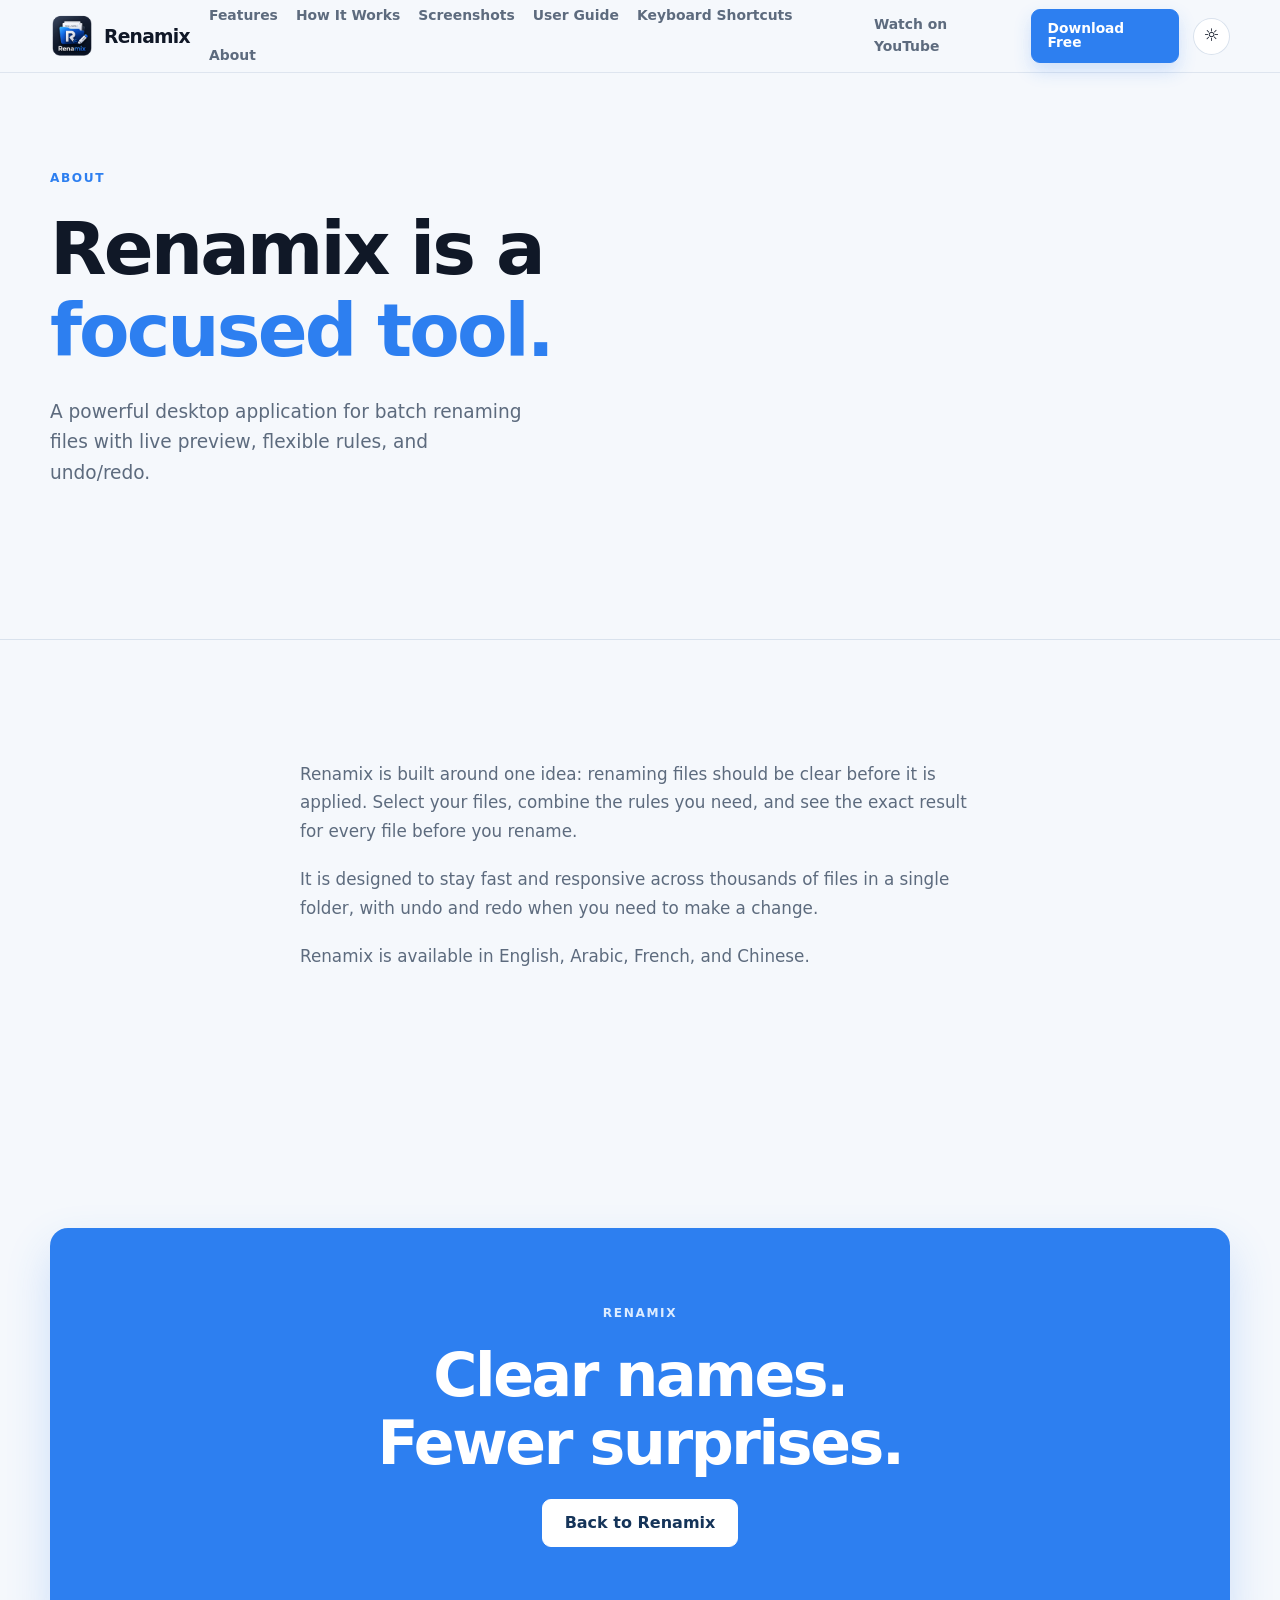
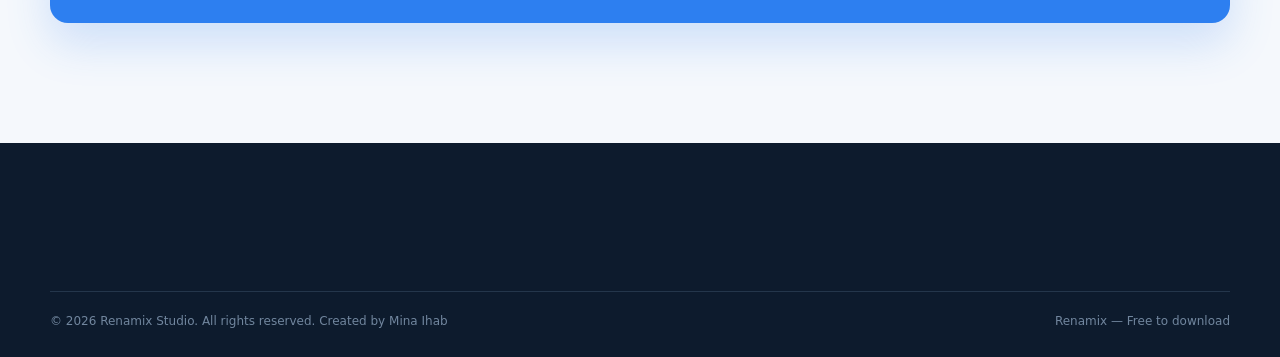
<file: pages/about.html>
<!doctype html>
<html lang="en"><head><meta charset="utf-8"><meta name="viewport" content="width=device-width, initial-scale=1"><meta name="description" content="About Renamix, a powerful desktop application for batch renaming files."><title>About — Renamix</title><link rel="icon" type="image/png" href="../assets/icons/icon-256.png"><link rel="stylesheet" href="../style/style.css"><script>document.documentElement.dataset.theme=localStorage.getItem('renamix-theme')||(matchMedia('(prefers-color-scheme: dark)').matches?'dark':'light');</script></head><body data-page="about"><a class="skip-link" href="#content">Skip to content</a><header class="site-header"><div class="container nav-wrap"><a class="brand" href="../index.html"><img src="../assets/icons/icon-256.png" alt="Renamix" width="44" height="44"><span>Renamix</span></a><button class="menu-toggle" type="button" aria-expanded="false" aria-controls="site-nav"><span></span><span></span><span></span><span class="sr-only">Open navigation</span></button><nav id="site-nav" class="site-nav" aria-label="Primary navigation"><a href="../index.html#features">Features</a><a href="../index.html#how-it-works">How It Works</a><a href="../index.html#screenshots">Screenshots</a><a href="guide.html">User Guide</a><a href="shortcuts.html">Keyboard Shortcuts</a><a href="about.html">About</a></nav><div class="nav-actions"><a class="text-link" href="../index.html#youtube">Watch on YouTube</a><a class="button button-small" data-download href="">Download Free</a><button class="theme-toggle" type="button" aria-label="Switch to dark mode" aria-pressed="false"><span class="theme-icon">☼</span></button></div></div></header><main id="content"><section class="page-hero section-pad"><div class="container"><p class="section-kicker">About</p><h1>Renamix is a<br><em>focused tool.</em></h1><p class="hero-lede">A powerful desktop application for batch renaming files with live preview, flexible rules, and undo/redo.</p></div></section><section class="section-pad section-border"><div class="container content-narrow"><p>Renamix is built around one idea: renaming files should be clear before it is applied. Select your files, combine the rules you need, and see the exact result for every file before you rename.</p><p>It is designed to stay fast and responsive across thousands of files in a single folder, with undo and redo when you need to make a change.</p><p>Renamix is available in English, Arabic, French, and Chinese.</p></div></section><section class="final-cta section-pad"><div class="container cta-panel"><p class="section-kicker">Renamix</p><h2>Clear names.<br><em>Fewer surprises.</em></h2><a class="button button-light" href="../index.html">Back to Renamix</a></div></section></main><footer class="site-footer"><div class="container footer-bottom"><span>© 2026 Renamix Studio. All rights reserved. Created by Mina Ihab</span><span>Renamix — Free to download</span></div></footer><script src="../script/script.js"></script></body></html>
</file>
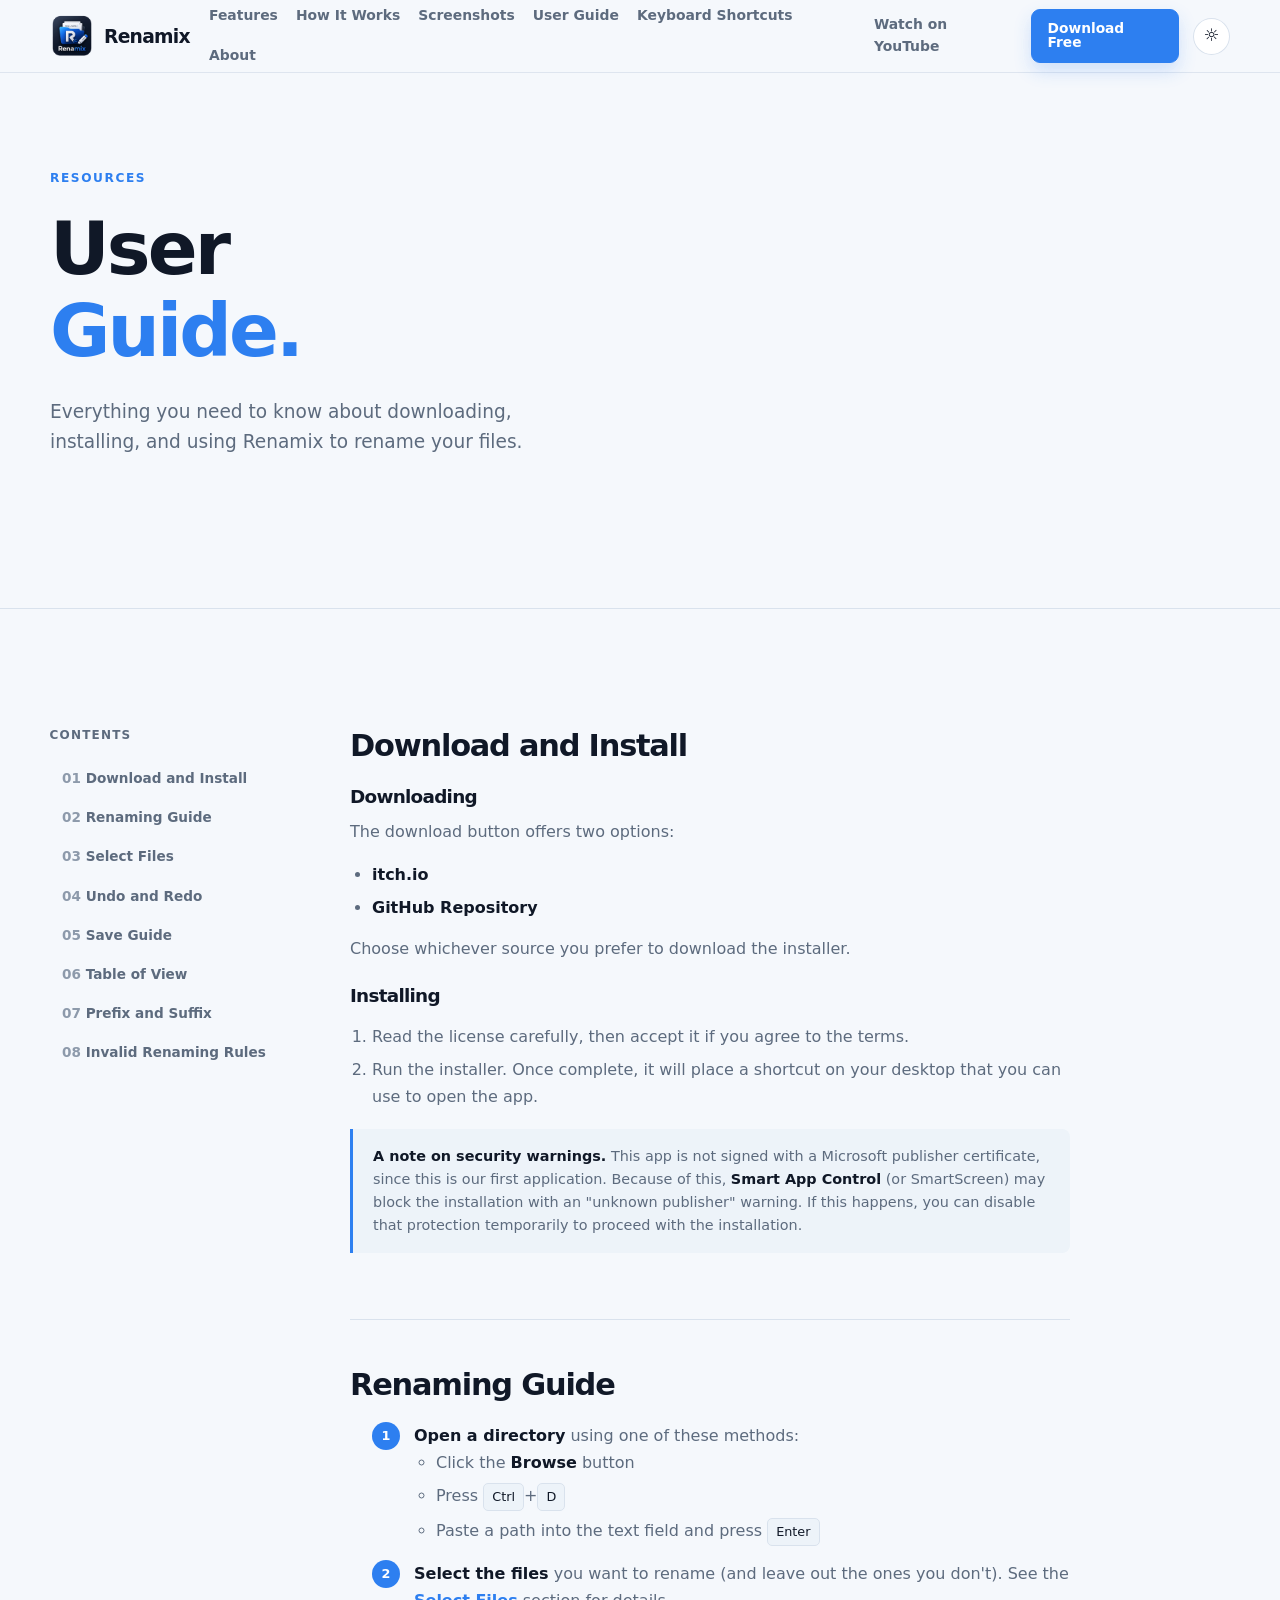
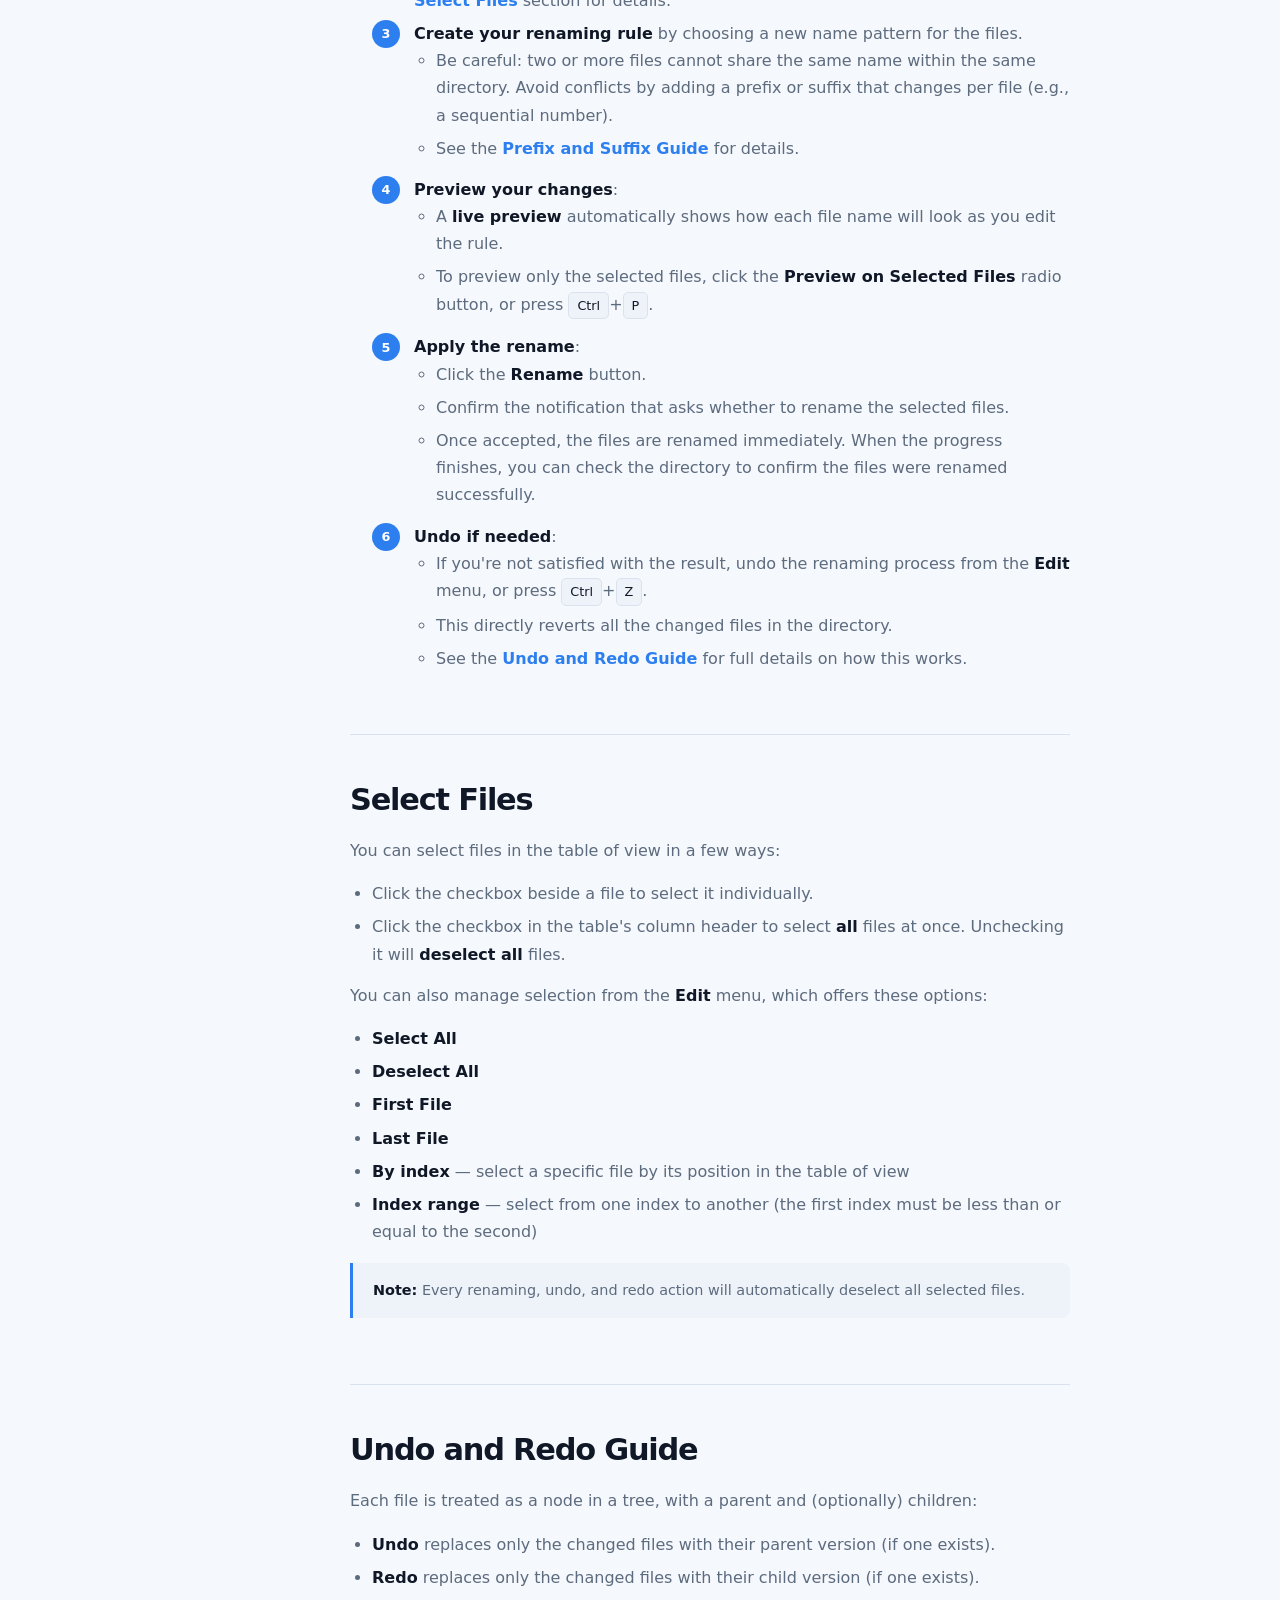
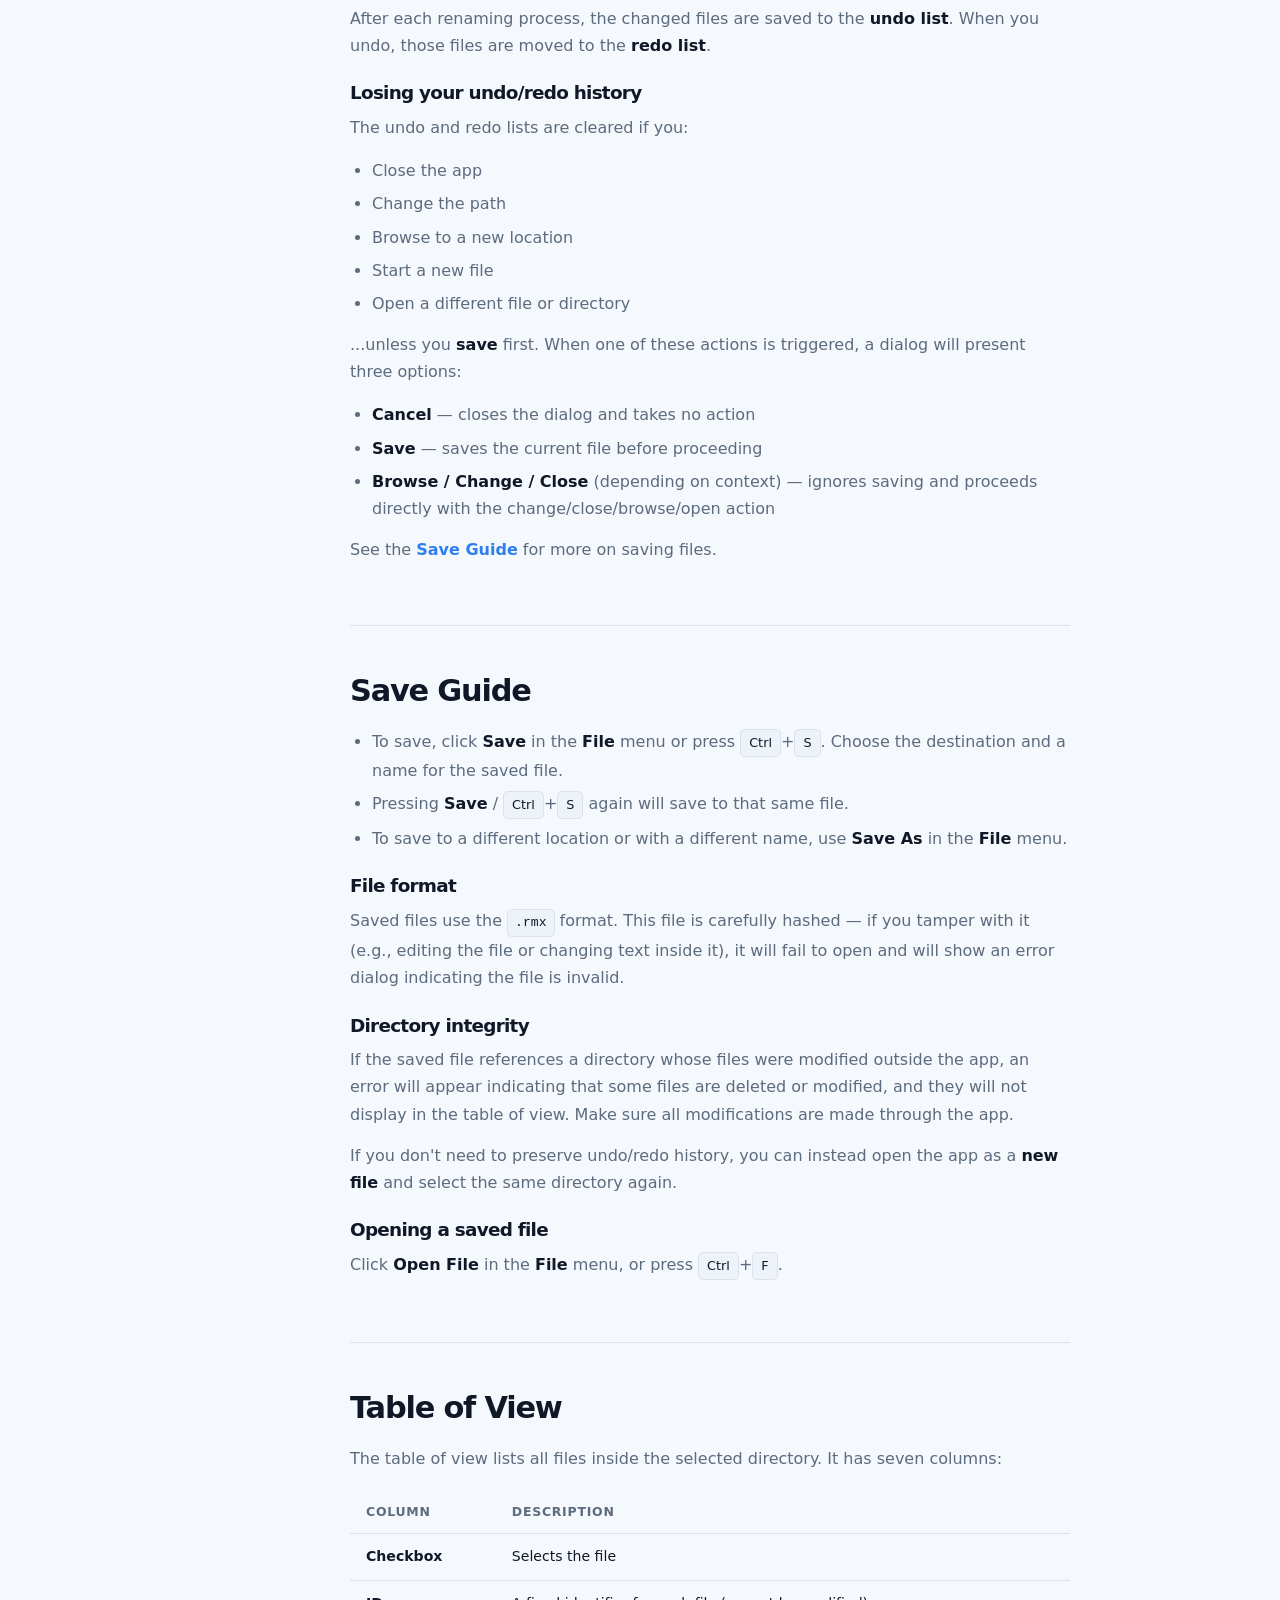
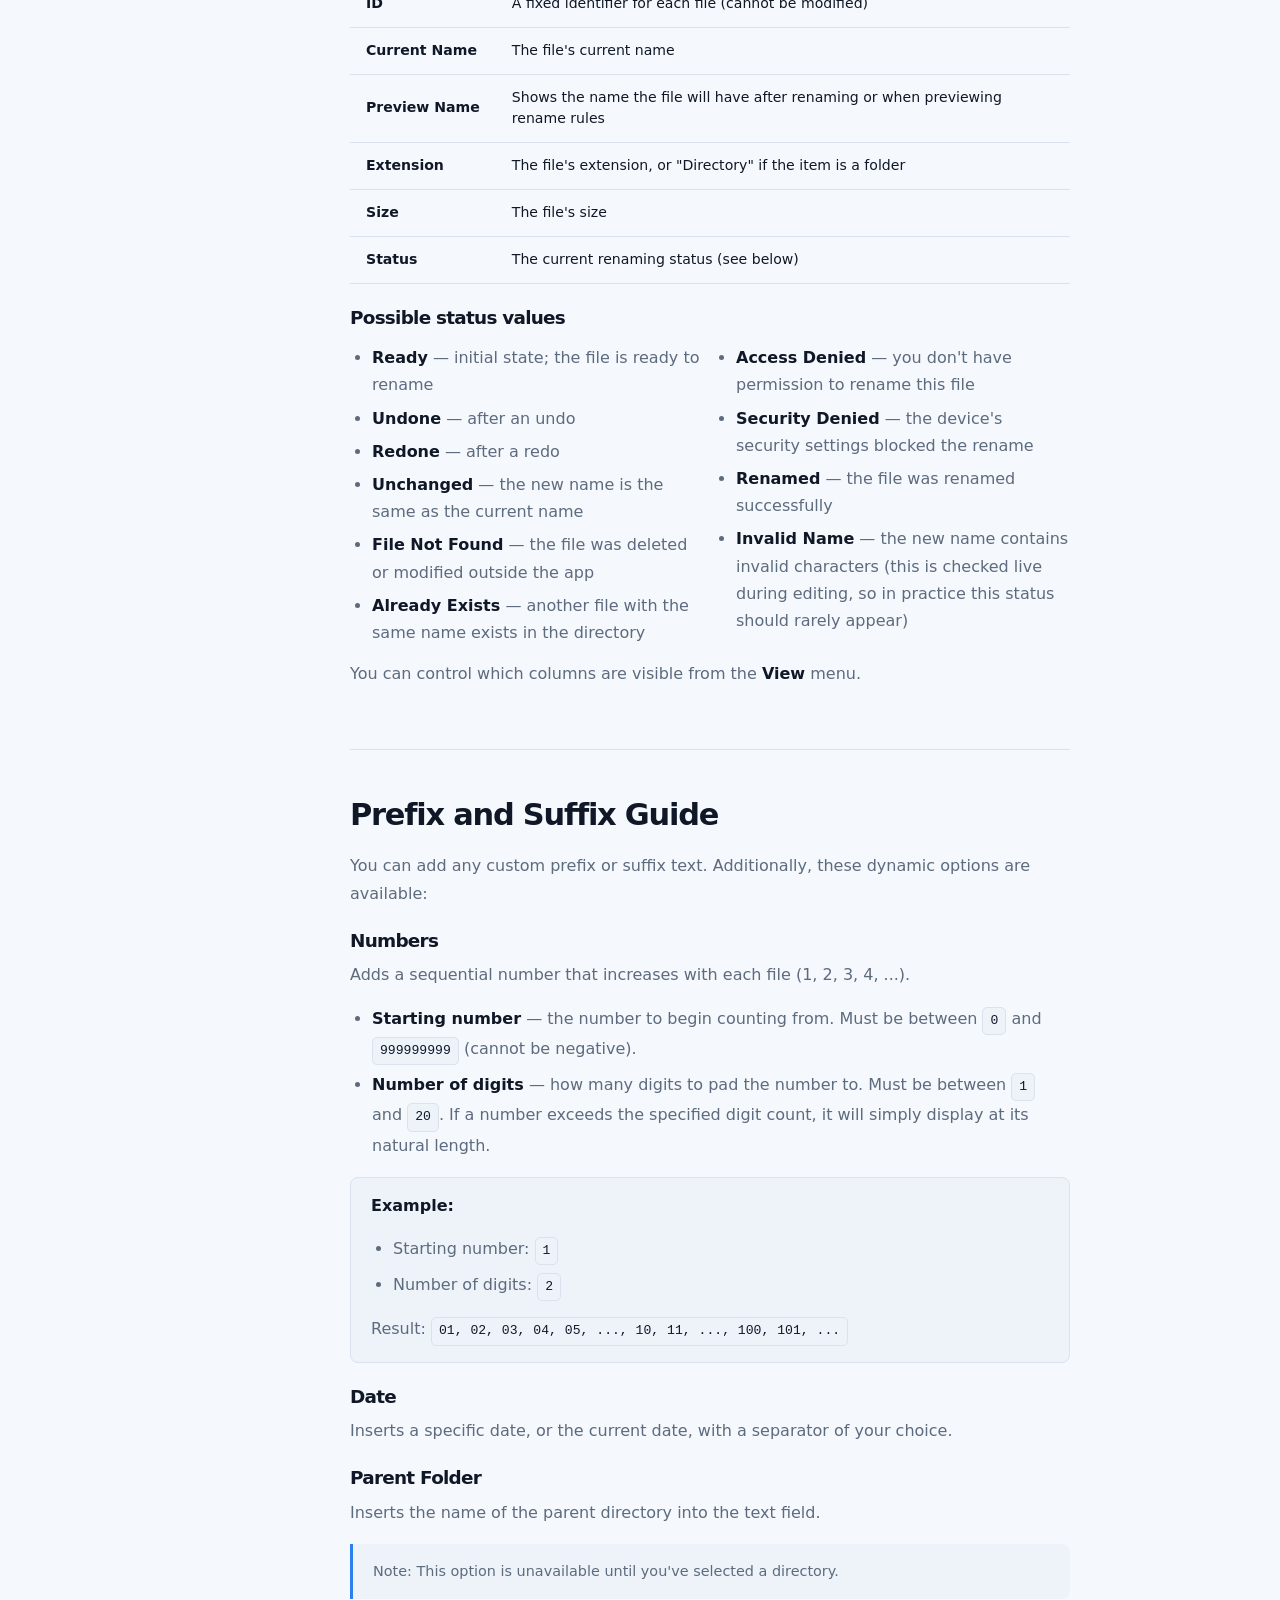
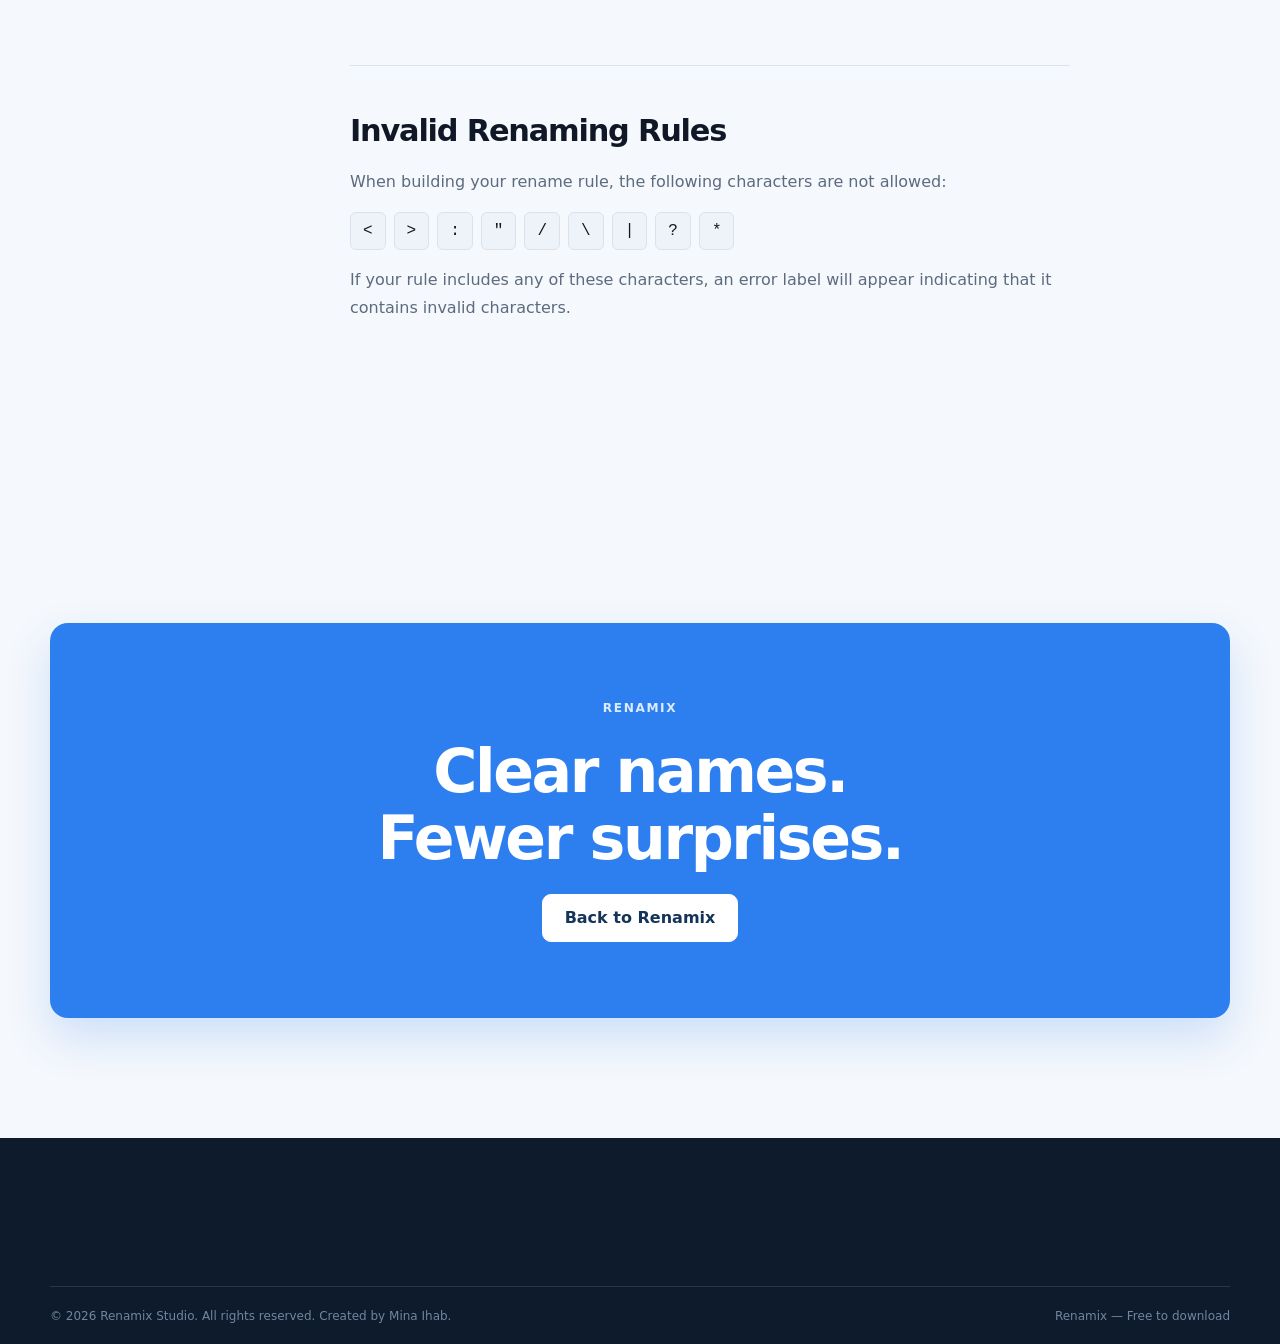
<file: pages/guide.html>
<!doctype html>
<html lang="en"><head><meta charset="utf-8"><meta name="viewport" content="width=device-width, initial-scale=1"><meta name="description" content="Learn how to use Renamix — download and install, renaming, selecting files, undo and redo, saving, table of view, prefix and suffix, and invalid renaming rules."><title>User Guide — Renamix</title><link rel="icon" type="image/png" href="../assets/icons/icon-256.png"><link rel="stylesheet" href="../style/style.css"><script>document.documentElement.dataset.theme=localStorage.getItem('renamix-theme')||(matchMedia('(prefers-color-scheme: dark)').matches?'dark':'light');</script></head><body data-page="guide"><a class="skip-link" href="#content">Skip to content</a><header class="site-header"><div class="container nav-wrap"><a class="brand" href="../index.html"><img src="../assets/icons/icon-256.png" alt="Renamix" width="44" height="44"><span>Renamix</span></a><button class="menu-toggle" type="button" aria-expanded="false" aria-controls="site-nav"><span></span><span></span><span></span><span class="sr-only">Open navigation</span></button><nav id="site-nav" class="site-nav" aria-label="Primary navigation"><a href="../index.html#features">Features</a><a href="../index.html#how-it-works">How It Works</a><a href="../index.html#screenshots">Screenshots</a><a href="guide.html">User Guide</a><a href="shortcuts.html">Keyboard Shortcuts</a><a href="about.html">About</a></nav><div class="nav-actions"><a class="text-link" href="../index.html#youtube">Watch on YouTube</a><a class="button button-small" data-download href="">Download Free</a><button class="theme-toggle" type="button" aria-label="Switch to dark mode" aria-pressed="false"><span class="theme-icon">☼</span></button></div></div></header><main id="content"><section class="page-hero section-pad"><div class="container"><p class="section-kicker">Resources</p><h1>User<br><em>Guide.</em></h1><p class="hero-lede">Everything you need to know about downloading, installing, and using Renamix to rename your files.</p></div></section><section class="guide-layout section-pad section-border"><div class="container"><nav class="guide-toc" aria-label="Guide sections"><h2>Contents</h2><ol><li><a href="#download-install">Download and Install</a></li><li><a href="#renaming">Renaming Guide</a></li><li><a href="#select-files">Select Files</a></li><li><a href="#undo-redo">Undo and Redo</a></li><li><a href="#save">Save Guide</a></li><li><a href="#table-view">Table of View</a></li><li><a href="#prefix-suffix">Prefix and Suffix</a></li><li><a href="#invalid-rules">Invalid Renaming Rules</a></li></ol></nav><div class="guide-content">

<article id="download-install" class="guide-section"><h2>Download and Install</h2><h3>Downloading</h3><p>The download button offers two options:</p><ul><li><strong>itch.io</strong></li><li><strong>GitHub Repository</strong></li></ul><p>Choose whichever source you prefer to download the installer.</p><h3>Installing</h3><ol><li>Read the license carefully, then accept it if you agree to the terms.</li><li>Run the installer. Once complete, it will place a shortcut on your desktop that you can use to open the app.</li></ol><div class="guide-note"><strong>A note on security warnings.</strong> This app is not signed with a Microsoft publisher certificate, since this is our first application. Because of this, <strong>Smart App Control</strong> (or SmartScreen) may block the installation with an "unknown publisher" warning. If this happens, you can disable that protection temporarily to proceed with the installation.</div></article>

<article id="renaming" class="guide-section"><h2>Renaming Guide</h2><ol class="guide-steps"><li><strong>Open a directory</strong> using one of these methods:<ul><li>Click the <strong>Browse</strong> button</li><li>Press <kbd>Ctrl</kbd>+<kbd>D</kbd></li><li>Paste a path into the text field and press <kbd>Enter</kbd></li></ul></li><li><strong>Select the files</strong> you want to rename (and leave out the ones you don't). See the <a href="#select-files">Select Files</a> section for details.</li><li><strong>Create your renaming rule</strong> by choosing a new name pattern for the files.<ul><li>Be careful: two or more files cannot share the same name within the same directory. Avoid conflicts by adding a prefix or suffix that changes per file (e.g., a sequential number).</li><li>See the <a href="#prefix-suffix">Prefix and Suffix Guide</a> for details.</li></ul></li><li><strong>Preview your changes</strong>:<ul><li>A <strong>live preview</strong> automatically shows how each file name will look as you edit the rule.</li><li>To preview only the selected files, click the <strong>Preview on Selected Files</strong> radio button, or press <kbd>Ctrl</kbd>+<kbd>P</kbd>.</li></ul></li><li><strong>Apply the rename</strong>:<ul><li>Click the <strong>Rename</strong> button.</li><li>Confirm the notification that asks whether to rename the selected files.</li><li>Once accepted, the files are renamed immediately. When the progress finishes, you can check the directory to confirm the files were renamed successfully.</li></ul></li><li><strong>Undo if needed</strong>:<ul><li>If you're not satisfied with the result, undo the renaming process from the <strong>Edit</strong> menu, or press <kbd>Ctrl</kbd>+<kbd>Z</kbd>.</li><li>This directly reverts all the changed files in the directory.</li><li>See the <a href="#undo-redo">Undo and Redo Guide</a> for full details on how this works.</li></ul></li></ol></article>

<article id="select-files" class="guide-section"><h2>Select Files</h2><p>You can select files in the table of view in a few ways:</p><ul><li>Click the checkbox beside a file to select it individually.</li><li>Click the checkbox in the table's column header to select <strong>all</strong> files at once. Unchecking it will <strong>deselect all</strong> files.</li></ul><p>You can also manage selection from the <strong>Edit</strong> menu, which offers these options:</p><ul><li><strong>Select All</strong></li><li><strong>Deselect All</strong></li><li><strong>First File</strong></li><li><strong>Last File</strong></li><li><strong>By index</strong> — select a specific file by its position in the table of view</li><li><strong>Index range</strong> — select from one index to another (the first index must be less than or equal to the second)</li></ul><div class="guide-note"><strong>Note:</strong> Every renaming, undo, and redo action will automatically deselect all selected files.</div></article>

<article id="undo-redo" class="guide-section"><h2>Undo and Redo Guide</h2><p>Each file is treated as a node in a tree, with a parent and (optionally) children:</p><ul><li><strong>Undo</strong> replaces only the changed files with their parent version (if one exists).</li><li><strong>Redo</strong> replaces only the changed files with their child version (if one exists).</li></ul><p>After each renaming process, the changed files are saved to the <strong>undo list</strong>. When you undo, those files are moved to the <strong>redo list</strong>.</p><h3>Losing your undo/redo history</h3><p>The undo and redo lists are cleared if you:</p><ul><li>Close the app</li><li>Change the path</li><li>Browse to a new location</li><li>Start a new file</li><li>Open a different file or directory</li></ul><p>...unless you <strong>save</strong> first. When one of these actions is triggered, a dialog will present three options:</p><ul><li><strong>Cancel</strong> — closes the dialog and takes no action</li><li><strong>Save</strong> — saves the current file before proceeding</li><li><strong>Browse / Change / Close</strong> (depending on context) — ignores saving and proceeds directly with the change/close/browse/open action</li></ul><p>See the <a href="#save">Save Guide</a> for more on saving files.</p></article>

<article id="save" class="guide-section"><h2>Save Guide</h2><ul><li>To save, click <strong>Save</strong> in the <strong>File</strong> menu or press <kbd>Ctrl</kbd>+<kbd>S</kbd>. Choose the destination and a name for the saved file.</li><li>Pressing <strong>Save</strong> / <kbd>Ctrl</kbd>+<kbd>S</kbd> again will save to that same file.</li><li>To save to a different location or with a different name, use <strong>Save As</strong> in the <strong>File</strong> menu.</li></ul><h3>File format</h3><p>Saved files use the <code>.rmx</code> format. This file is carefully hashed — if you tamper with it (e.g., editing the file or changing text inside it), it will fail to open and will show an error dialog indicating the file is invalid.</p><h3>Directory integrity</h3><p>If the saved file references a directory whose files were modified outside the app, an error will appear indicating that some files are deleted or modified, and they will not display in the table of view. Make sure all modifications are made through the app.</p><p>If you don't need to preserve undo/redo history, you can instead open the app as a <strong>new file</strong> and select the same directory again.</p><h3>Opening a saved file</h3><p>Click <strong>Open File</strong> in the <strong>File</strong> menu, or press <kbd>Ctrl</kbd>+<kbd>F</kbd>.</p></article>

<article id="table-view" class="guide-section"><h2>Table of View</h2><p>The table of view lists all files inside the selected directory. It has seven columns:</p><table class="guide-table"><thead><tr><th>Column</th><th>Description</th></tr></thead><tbody><tr><td><strong>Checkbox</strong></td><td>Selects the file</td></tr><tr><td><strong>ID</strong></td><td>A fixed identifier for each file (cannot be modified)</td></tr><tr><td><strong>Current Name</strong></td><td>The file's current name</td></tr><tr><td><strong>Preview Name</strong></td><td>Shows the name the file will have after renaming or when previewing rename rules</td></tr><tr><td><strong>Extension</strong></td><td>The file's extension, or "Directory" if the item is a folder</td></tr><tr><td><strong>Size</strong></td><td>The file's size</td></tr><tr><td><strong>Status</strong></td><td>The current renaming status (see below)</td></tr></tbody></table><h3>Possible status values</h3><ul class="guide-status-list"><li><strong>Ready</strong> — initial state; the file is ready to rename</li><li><strong>Undone</strong> — after an undo</li><li><strong>Redone</strong> — after a redo</li><li><strong>Unchanged</strong> — the new name is the same as the current name</li><li><strong>File Not Found</strong> — the file was deleted or modified outside the app</li><li><strong>Already Exists</strong> — another file with the same name exists in the directory</li><li><strong>Access Denied</strong> — you don't have permission to rename this file</li><li><strong>Security Denied</strong> — the device's security settings blocked the rename</li><li><strong>Renamed</strong> — the file was renamed successfully</li><li><strong>Invalid Name</strong> — the new name contains invalid characters (this is checked live during editing, so in practice this status should rarely appear)</li></ul><p>You can control which columns are visible from the <strong>View</strong> menu.</p></article>

<article id="prefix-suffix" class="guide-section"><h2>Prefix and Suffix Guide</h2><p>You can add any custom prefix or suffix text. Additionally, these dynamic options are available:</p><h3>Numbers</h3><p>Adds a sequential number that increases with each file (1, 2, 3, 4, ...).</p><ul><li><strong>Starting number</strong> — the number to begin counting from. Must be between <code>0</code> and <code>999999999</code> (cannot be negative).</li><li><strong>Number of digits</strong> — how many digits to pad the number to. Must be between <code>1</code> and <code>20</code>. If a number exceeds the specified digit count, it will simply display at its natural length.</li></ul><div class="guide-example"><strong>Example:</strong><ul><li>Starting number: <code>1</code></li><li>Number of digits: <code>2</code></li></ul><p>Result: <code>01, 02, 03, 04, 05, ..., 10, 11, ..., 100, 101, ...</code></p></div><h3>Date</h3><p>Inserts a specific date, or the current date, with a separator of your choice.</p><h3>Parent Folder</h3><p>Inserts the name of the parent directory into the text field.</p><div class="guide-note">Note: This option is unavailable until you've selected a directory.</div></article>

<article id="invalid-rules" class="guide-section"><h2>Invalid Renaming Rules</h2><p>When building your rename rule, the following characters are not allowed:</p><div class="guide-invalid-chars"><code>&lt;</code> <code>&gt;</code> <code>:</code> <code>"</code> <code>/</code> <code>\</code> <code>|</code> <code>?</code> <code>*</code></div><p>If your rule includes any of these characters, an error label will appear indicating that it contains invalid characters.</p></article>

</div></div></section><section class="final-cta section-pad"><div class="container cta-panel"><p class="section-kicker">Renamix</p><h2>Clear names.<br><em>Fewer surprises.</em></h2><a class="button button-light" href="../index.html">Back to Renamix</a></div></section></main><footer class="site-footer"><div class="container footer-bottom"><span>© 2026 Renamix Studio. All rights reserved. Created by Mina Ihab.</span><span>Renamix — Free to download</span></div></footer><script src="../script/script.js"></script></body></html>
</file>
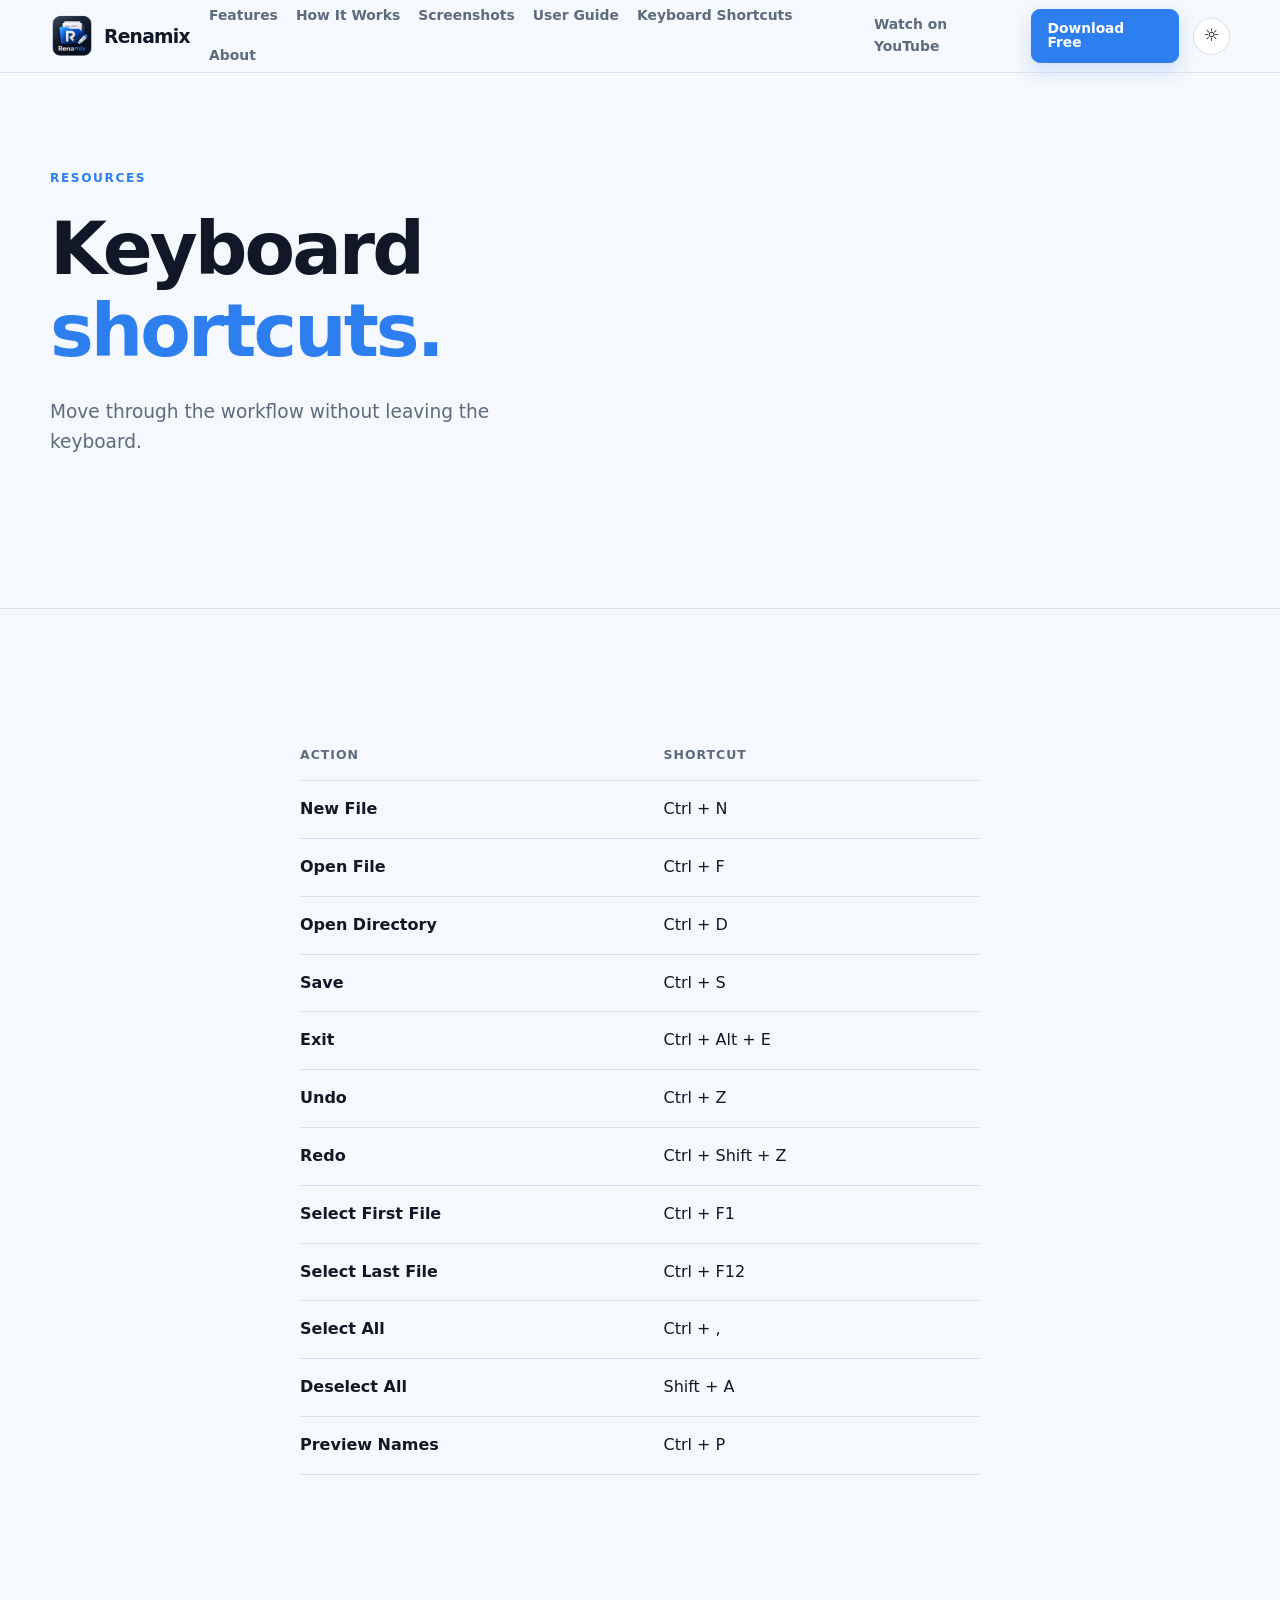
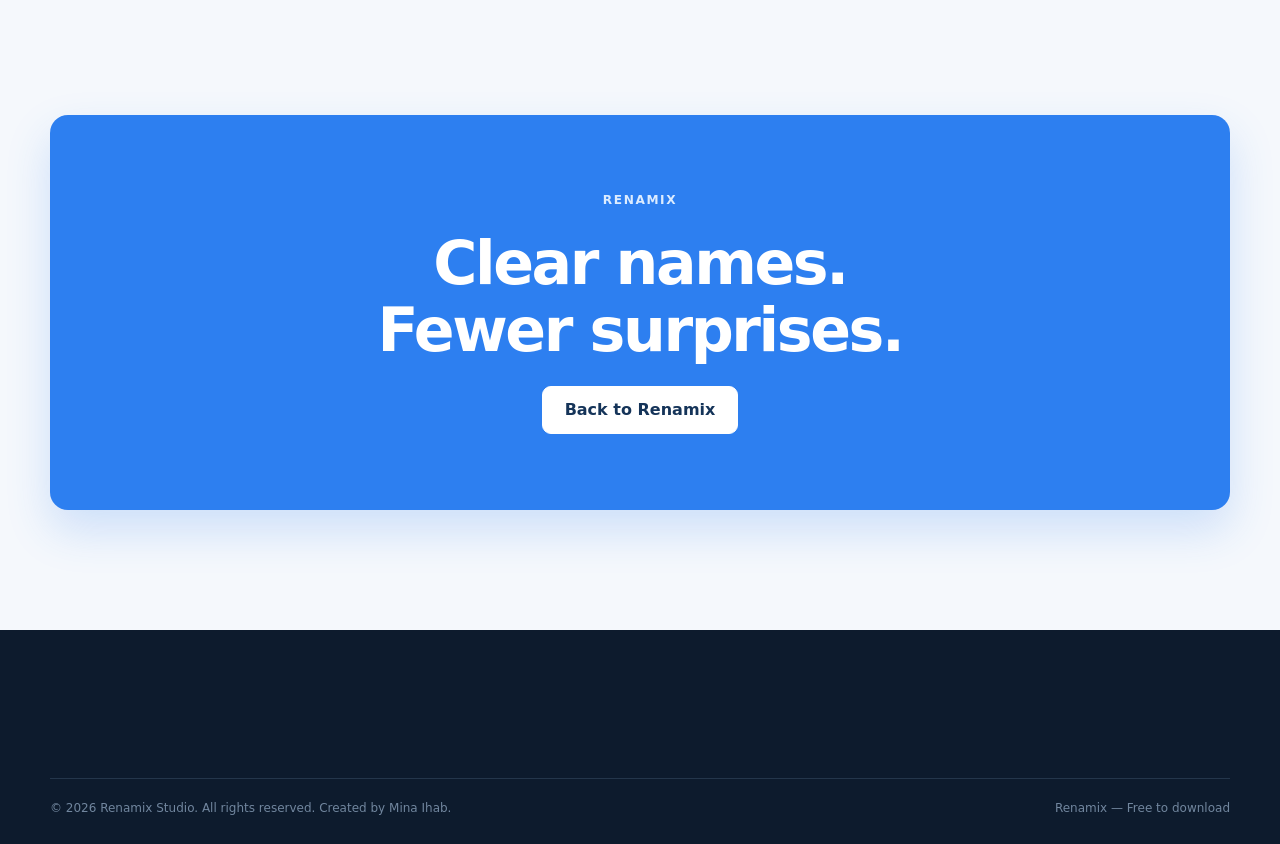
<file: pages/shortcuts.html>
<!doctype html>
<html lang="en"><head><meta charset="utf-8"><meta name="viewport" content="width=device-width, initial-scale=1"><meta name="description" content="Renamix keyboard shortcuts."><title>Keyboard Shortcuts — Renamix</title><link rel="icon" type="image/png" href="../assets/icons/icon-256.png"><link rel="stylesheet" href="../style/style.css"><script>document.documentElement.dataset.theme=localStorage.getItem('renamix-theme')||(matchMedia('(prefers-color-scheme: dark)').matches?'dark':'light');</script></head><body data-page="shortcuts"><a class="skip-link" href="#content">Skip to content</a><header class="site-header"><div class="container nav-wrap"><a class="brand" href="../index.html"><img src="../assets/icons/icon-256.png" alt="Renamix" width="44" height="44"><span>Renamix</span></a><button class="menu-toggle" type="button" aria-expanded="false" aria-controls="site-nav"><span></span><span></span><span></span><span class="sr-only">Open navigation</span></button><nav id="site-nav" class="site-nav" aria-label="Primary navigation"><a href="../index.html#features">Features</a><a href="../index.html#how-it-works">How It Works</a><a href="../index.html#screenshots">Screenshots</a><a href="guide.html">User Guide</a><a href="shortcuts.html">Keyboard Shortcuts</a><a href="about.html">About</a></nav><div class="nav-actions"><a class="text-link" href="../index.html#youtube">Watch on YouTube</a><a class="button button-small" data-download href="">Download Free</a><button class="theme-toggle" type="button" aria-label="Switch to dark mode" aria-pressed="false"><span class="theme-icon">☼</span></button></div></div></header><main id="content"><section class="page-hero section-pad"><div class="container"><p class="section-kicker">Resources</p><h1>Keyboard<br><em>shortcuts.</em></h1><p class="hero-lede">Move through the workflow without leaving the keyboard.</p></div></section><section class="section-pad section-border"><div class="container content-narrow"><table class="shortcuts"><thead><tr><th>Action</th><th>Shortcut</th></tr></thead><tbody><tr><td>New File</td><td>Ctrl + N</td></tr><tr><td>Open File</td><td>Ctrl + F</td></tr><tr><td>Open Directory</td><td>Ctrl + D</td></tr><tr><td>Save</td><td>Ctrl + S</td></tr><tr><td>Exit</td><td>Ctrl + Alt + E</td></tr><tr><td>Undo</td><td>Ctrl + Z</td></tr><tr><td>Redo</td><td>Ctrl + Shift + Z</td></tr><tr><td>Select First File</td><td>Ctrl + F1</td></tr><tr><td>Select Last File</td><td>Ctrl + F12</td></tr><tr><td>Select All</td><td>Ctrl + ,</td></tr><tr><td>Deselect All</td><td>Shift + A</td></tr><tr><td>Preview Names</td><td>Ctrl + P</td></tr></tbody></table></div></section><section class="final-cta section-pad"><div class="container cta-panel"><p class="section-kicker">Renamix</p><h2>Clear names.<br><em>Fewer surprises.</em></h2><a class="button button-light" href="../index.html">Back to Renamix</a></div></section></main><footer class="site-footer"><div class="container footer-bottom"><span>© 2026 Renamix Studio. All rights reserved. Created by Mina Ihab.</span><span>Renamix — Free to download</span></div></footer><script src="../script/script.js"></script></body></html>
</file>
<file: style/style.css>
:root{--bg:#f5f8fc;--surface:#fff;--surface-2:#edf3f9;--text:#101827;--muted:#5d6b7e;--faint:#8d9aab;--border:#d9e2ed;--brand:#2d7ff0;--brand-dark:#1763cb;--brand-soft:#dcecff;--navy:#0d1b2d;--shadow:0 22px 60px rgba(19,45,76,.13);--shadow-small:0 8px 24px rgba(19,45,76,.09);--radius:18px;--radius-small:10px}html[data-theme=dark]{--bg:#0b111b;--surface:#111a27;--surface-2:#182436;--text:#f0f5fb;--muted:#afbdcd;--faint:#7f91a8;--border:#26374b;--brand:#67a9ff;--brand-dark:#80b7ff;--brand-soft:#173657;--navy:#050b13;--shadow:0 22px 60px rgba(0,0,0,.34);--shadow-small:0 8px 24px rgba(0,0,0,.24)}*{box-sizing:border-box}html{scroll-behavior:smooth}body{margin:0;background:var(--bg);color:var(--text);font-family:Inter,ui-sans-serif,system-ui,-apple-system,BlinkMacSystemFont,"Segoe UI",sans-serif;font-size:16px;line-height:1.55;transition:background-color .25s,color .25s}img{display:block;max-width:100%}a{color:inherit;text-decoration:none}button{font:inherit;color:inherit}h1,h2,h3,p{margin-top:0}h1,h2,h3{line-height:1.12;letter-spacing:-.04em}h1{font-size:clamp(3.5rem,7vw,6.8rem);margin-bottom:24px;font-weight:760}h2{font-size:clamp(2.5rem,4.7vw,4.6rem);margin-bottom:22px;font-weight:750}h3{font-size:1.22rem;margin-bottom:9px}em{font-style:normal;color:var(--brand)}.container{width:min(1180px,calc(100% - 48px));margin:0 auto}.section-pad{padding:120px 0}.section-border{border-top:1px solid var(--border)}.sr-only{position:absolute;width:1px;height:1px;padding:0;margin:-1px;overflow:hidden;clip:rect(0,0,0,0);white-space:nowrap;border:0}.skip-link{position:absolute;left:16px;top:-50px;z-index:100;padding:10px 15px;background:var(--brand);color:#fff;border-radius:6px}.skip-link:focus{top:16px}.site-header{position:sticky;top:0;z-index:20;background:color-mix(in srgb,var(--bg) 90%,transparent);border-bottom:1px solid color-mix(in srgb,var(--border) 80%,transparent);backdrop-filter:blur(16px)}.nav-wrap{display:flex;align-items:center;gap:20px;min-height:72px}.brand{display:inline-flex;align-items:center;gap:10px;font-weight:780;letter-spacing:-.04em;font-size:1.17rem;white-space:nowrap}.brand img{border-radius:10px}.site-nav{display:flex;align-items:center;gap:18px;margin-left:auto;flex-wrap:wrap}.site-nav a,.text-link{color:var(--muted);font-size:.87rem;font-weight:600;transition:color .2s}.site-nav a:hover,.text-link:hover{color:var(--text)}.nav-actions{display:flex;align-items:center;gap:14px}.button{display:inline-flex;align-items:center;justify-content:center;gap:6px;padding:15px 22px;background:var(--brand);border:1px solid var(--brand);border-radius:9px;color:#fff;font-weight:750;line-height:1;box-shadow:0 8px 18px rgba(45,127,240,.2);transition:transform .2s,background .2s,box-shadow .2s}.button:hover{transform:translateY(-2px);background:var(--brand-dark);box-shadow:0 12px 26px rgba(45,127,240,.28)}.button-small{padding:12px 16px;font-size:.86rem}.button-quiet{background:transparent;color:var(--text);border-color:var(--border);box-shadow:none}.button-quiet:hover{background:var(--surface);box-shadow:var(--shadow-small)}.button-light{background:#fff;color:#153459;border-color:#fff;box-shadow:none}.button-light:hover{background:#eaf3ff;color:#0d2643}.arrow{font-size:1.1em}.theme-toggle{display:grid;place-items:center;width:37px;height:37px;border:1px solid var(--border);background:var(--surface);border-radius:50%;cursor:pointer;transition:transform .2s}.theme-toggle:hover{transform:rotate(12deg)}.theme-icon{font-size:1.1rem}.menu-toggle{display:none;background:none;border:0;cursor:pointer}.hero{padding-top:86px;overflow:hidden}.hero-grid{display:grid;grid-template-columns:.9fr 1.1fr;gap:70px;align-items:center}.eyebrow,.section-kicker{color:var(--brand);font-size:.76rem;letter-spacing:.13em;text-transform:uppercase;font-weight:800;margin-bottom:20px}.eyebrow{display:flex;align-items:center;gap:10px}.eyebrow-dot{width:7px;height:7px;background:var(--brand);border-radius:50%;box-shadow:0 0 0 5px var(--brand-soft)}.hero-lede{max-width:480px;color:var(--muted);font-size:1.16rem;line-height:1.65;margin-bottom:30px}.hero-actions{display:flex;flex-wrap:wrap;gap:12px}.price-note{font-size:.83rem;color:var(--muted);margin:19px 0 0}.price-note span{color:var(--brand);margin:0 5px}.hero-proof{display:flex;align-items:center;gap:9px;margin-top:30px;color:var(--muted);font-size:.84rem}.proof-check{display:grid;place-items:center;width:21px;height:21px;background:var(--brand-soft);color:var(--brand);border-radius:50%;font-weight:800}.screenshot-frame{position:relative;padding:8px;background:var(--surface);border:1px solid var(--border);border-radius:var(--radius);box-shadow:var(--shadow);overflow:hidden}.screenshot-frame img{width:100%;border-radius:12px}.hero-shot{transform:rotate(1.2deg);transition:transform .4s}.hero-shot:hover{transform:rotate(0) translateY(-5px)}.window-bar{display:flex;align-items:center;gap:5px;padding:3px 9px 8px}.window-bar span{width:7px;height:7px;border-radius:50%;background:#d1d9e2}.window-bar span:nth-child(2){background:#b8c7d7}.window-bar span:nth-child(3){background:var(--brand)}.window-bar small{margin-left:8px;color:var(--faint);font-size:.63rem}.media-note{display:flex;align-items:center;gap:10px;color:var(--muted);font-size:.78rem;margin:21px 0 0 20px}.blue-rule{width:27px;height:1px;background:var(--brand)}.intro{background:var(--surface)}.intro-grid{display:grid;grid-template-columns:1fr 1fr;gap:130px;align-items:start}.intro-copy{max-width:450px;color:var(--muted);font-size:1.07rem}.intro-copy p+p{margin-top:20px}.intro-visual{margin-top:72px}.visual-caption{display:flex;justify-content:space-between;gap:20px;padding:18px 6px 0;color:var(--muted);font-size:.83rem}.visual-caption strong{color:var(--text);font-weight:750}.section-heading{max-width:550px}.section-heading>p:last-child{color:var(--muted);max-width:450px}.centered{margin-left:auto;margin-right:auto;text-align:center}.centered>p:last-child{margin-left:auto;margin-right:auto}.benefits{background:var(--surface)}.benefit-grid{display:grid;grid-template-columns:repeat(4,1fr);gap:1px;background:var(--border);margin-top:70px;border:1px solid var(--border)}.benefit{min-height:240px;padding:30px 26px;background:var(--surface)}.icon-box,.feature-icon{display:grid;place-items:center;width:45px;height:45px;border:1px solid var(--border);background:var(--surface-2);color:var(--brand);border-radius:12px;font-weight:800;font-size:1.25rem;margin-bottom:30px}.benefit p,.feature p{color:var(--muted);font-size:.91rem;line-height:1.6}.features{background:var(--bg)}.feature-grid{display:grid;grid-template-columns:repeat(3,1fr);gap:14px;margin-top:64px}.feature{position:relative;min-height:230px;padding:27px;background:var(--surface);border:1px solid var(--border);border-radius:var(--radius-small);transition:transform .25s,box-shadow .25s,border-color .25s}.feature:hover{transform:translateY(-4px);box-shadow:var(--shadow-small);border-color:color-mix(in srgb,var(--brand) 55%,var(--border))}.feature-large{grid-column:span 1;min-height:300px;background:var(--navy);color:#fff;border-color:var(--navy)}.feature-large p{color:#b7c5d7}.feature-large .feature-icon{background:#1b3d63;border-color:#2b587f}.feature-number{position:absolute;top:27px;right:27px;color:var(--faint);font-size:.75rem;font-weight:800}.feature-large .feature-number{color:#77a9db}.feature-icon{margin-bottom:42px}.mini-preview{display:flex;flex-wrap:wrap;align-items:center;gap:7px;margin-top:28px;font-size:.69rem;color:#b7c5d7}.mini-preview b{color:#63adff}.mini-preview strong{color:#fff;font-weight:650}.process{background:var(--surface)}.process-grid{display:grid;grid-template-columns:1fr auto 1fr auto 1fr auto 1fr;align-items:center;margin-top:73px}.process-step span{color:var(--brand);font-size:.8rem;font-weight:800;letter-spacing:.1em}.process-step h3{margin-top:18px}.process-line{height:1px;width:42px;background:var(--border);margin:0 18px}.showcase{background:var(--surface)}.split{display:flex;justify-content:space-between;align-items:end;gap:40px;max-width:none}.split>p{max-width:290px;margin-bottom:27px}.gallery-grid{display:grid;grid-template-columns:repeat(2,1fr);gap:18px;margin-top:66px}.gallery-item{display:block;width:100%;padding:0;background:var(--surface);border:1px solid var(--border);border-radius:var(--radius);overflow:hidden;text-align:left;cursor:pointer;transition:transform .3s,box-shadow .3s}.gallery-item:hover{transform:translateY(-5px);box-shadow:var(--shadow)}.gallery-item img{width:100%;background:var(--surface-2);transition:transform .4s}.gallery-item:hover img{transform:scale(1.015)}.gallery-item span{display:flex;justify-content:space-between;padding:15px 18px;color:var(--muted);font-size:.82rem}.gallery-item b{color:var(--brand)}.languages{background:var(--bg)}.language-wrap{display:flex;justify-content:space-between;align-items:center;gap:60px}.language-list{display:grid;grid-template-columns:1fr 1fr;gap:11px;min-width:390px}.language-list span{padding:16px 18px;border-bottom:1px solid var(--border);font-weight:650}.language-list span:nth-child(2){font-family:Arial,sans-serif}.youtube{background:var(--navy);color:#fff}.youtube-panel{display:flex;align-items:center;gap:30px}.youtube-panel>div:nth-child(2){flex:1}.youtube-panel .section-kicker{color:#7bb8ff}.youtube-panel p:not(.section-kicker){color:#a9bad0;max-width:340px}.youtube-mark{display:grid;place-items:center;width:72px;height:72px;border-radius:50%;background:#f34242;color:#fff;font-size:1.35rem;padding-left:4px}.support{background:var(--surface)}.support-grid{display:grid;grid-template-columns:1fr 1fr;gap:120px}.support-grid>div:first-child>p:last-child{color:var(--muted);max-width:340px}.support-links{border-top:1px solid var(--border)}.support-link{display:flex;justify-content:space-between;align-items:center;padding:20px 0;border-bottom:1px solid var(--border);font-weight:700;transition:color .2s,padding .2s}.support-link:hover{color:var(--brand);padding-left:8px}.support-link b{font-size:1.2rem;font-weight:400}.final-cta{background:var(--bg)}.cta-panel{padding:76px 40px;background:var(--brand);color:#fff;text-align:center;border-radius:var(--radius);box-shadow:0 20px 45px rgba(45,127,240,.2)}.cta-panel .section-kicker{color:#dcecff}.cta-panel p:not(.section-kicker){color:#e2efff;margin:0 auto 27px;max-width:450px}.cta-panel em{color:#fff}.site-footer{background:var(--navy);color:#fff;padding:76px 0 26px}.footer-grid{display:grid;grid-template-columns:1.6fr repeat(4,1fr);gap:35px}.footer-brand p,.footer-col span{display:block;color:#8fa4bb;font-size:.83rem;margin-top:17px;line-height:1.7}.footer-col{display:flex;flex-direction:column;align-items:flex-start;gap:9px}.footer-col h3{color:#fff;font-size:.75rem;letter-spacing:.1em;text-transform:uppercase;margin:0 0 10px}.footer-col a{color:#9cafc2;font-size:.84rem;transition:color .2s}.footer-col a:hover{color:#fff}.footer-subhead{margin-top:23px!important}.footer-bottom{display:flex;justify-content:space-between;margin-top:72px;padding-top:20px;border-top:1px solid #24364b;color:#71869e;font-size:.75rem}.lightbox{position:fixed;inset:0;z-index:40;display:grid;place-items:center;padding:40px;background:rgba(4,10,18,.88)}.lightbox[hidden]{display:none}.lightbox img{max-height:90vh;max-width:94vw;border-radius:12px;box-shadow:0 20px 80px #000}.lightbox-close{position:absolute;top:20px;right:25px;border:0;background:none;color:#fff;font-size:2rem;cursor:pointer}.reveal{opacity:0;transform:translateY(18px);transition:opacity .7s ease,transform .7s ease}.reveal.is-visible{opacity:1;transform:none}.reveal-delay{transition-delay:.1s}.reveal-delay-2{transition-delay:.18s}.reveal-delay-3{transition-delay:.26s}:focus-visible{outline:3px solid var(--brand);outline-offset:3px}@media(max-width:1050px){.site-nav{gap:14px}.site-nav a{font-size:.78rem}.nav-actions .youtube-link{display:none}.hero-grid{gap:45px}.feature-grid{grid-template-columns:repeat(2,1fr)}.feature-large{grid-column:span 1}}@media(max-width:760px){.container{width:min(100% - 32px,600px)}.section-pad{padding:78px 0}.nav-wrap{min-height:68px}.menu-toggle{display:flex;flex-direction:column;gap:4px;margin-left:auto}.menu-toggle>span:not(.sr-only){display:block;width:22px;height:2px;background:var(--text);border-radius:2px}.site-nav{position:absolute;top:68px;left:16px;right:16px;display:none;flex-direction:column;align-items:stretch;gap:0;padding:9px;background:var(--surface);border:1px solid var(--border);border-radius:12px;box-shadow:var(--shadow)}.site-nav.open{display:flex}.site-nav a{padding:12px 10px;font-size:.9rem}.nav-actions{gap:10px}.nav-actions .button{display:none}.hero{padding-top:65px}.hero-grid,.intro-grid,.support-grid{grid-template-columns:1fr;gap:45px}.hero-copy{order:0}.hero-media{order:1}.hero h1{font-size:clamp(3rem,15vw,5.2rem)}.hero-lede{font-size:1rem}.hero-actions .button{flex:1}.intro-grid{gap:12px}.intro-visual{margin-top:45px}.visual-caption{display:block}.visual-caption span{display:block;margin-top:7px}.benefit-grid{grid-template-columns:1fr 1fr}.benefit{min-height:220px;padding:22px 18px}.feature-grid{grid-template-columns:1fr}.feature-large{min-height:270px}.process-grid{grid-template-columns:1fr 1fr;gap:30px 18px}.process-line{display:none}.split,.language-wrap,.youtube-panel{display:block}.split>p{margin-top:18px}.gallery-grid{grid-template-columns:1fr 1fr;gap:14px;margin-top:45px}.language-list{min-width:0;margin-top:35px}.youtube-mark{margin-bottom:28px}.youtube-panel .button{margin-top:25px}.support-grid{gap:40px}.version-item{flex-direction:column;align-items:flex-start;gap:16px;padding:22px 20px}.guide-layout>.container{grid-template-columns:1fr;gap:0}.guide-toc{position:static;margin-bottom:30px;padding-bottom:20px;border-bottom:1px solid var(--border)}.guide-toc ol{columns:2;column-gap:20px}.guide-section{padding:36px 0}.guide-section h2{font-size:1.5rem}.guide-status-list{columns:1}.guide-steps>li{padding-left:36px}.guide-steps>li::before{width:24px;height:24px;font-size:.72rem}.footer-grid{grid-template-columns:1fr 1fr;gap:38px 22px}.footer-brand{grid-column:span 2}.footer-bottom{display:block;margin-top:50px}.footer-bottom span{display:block}.footer-bottom span+span{margin-top:8px}}@media(max-width:420px){.brand span{display:none}.theme-toggle{width:34px;height:34px}.hero-actions{display:grid}.benefit-grid{grid-template-columns:1fr}.benefit{min-height:auto}.gallery-grid{grid-template-columns:1fr}.footer-grid{grid-template-columns:1fr}.footer-brand{grid-column:auto}}.page-hero{padding-top:96px}.page-hero h1{font-size:clamp(2.6rem,6vw,4.6rem)}.content-narrow{max-width:680px}.guide-block{position:relative;padding:28px 0 28px 64px;border-bottom:1px solid var(--border)}.guide-block:first-child{padding-top:0}.guide-block:last-child{border-bottom:0}.guide-block .feature-number{position:absolute;left:0;top:30px;color:var(--brand);font-size:1.4rem;font-weight:800}.guide-block:first-child .feature-number{top:2px}.guide-block h2{font-size:1.5rem;margin-bottom:12px}.guide-block p{color:var(--muted);font-size:1.02rem;line-height:1.65}.content-narrow>p{color:var(--muted);font-size:1.05rem;line-height:1.7}.content-narrow>p+p{margin-top:20px}.shortcuts{width:100%;border-collapse:collapse}.shortcuts th,.shortcuts td{text-align:left;padding:16px 0;border-bottom:1px solid var(--border)}.shortcuts th{color:var(--muted);font-size:.78rem;text-transform:uppercase;letter-spacing:.08em}.shortcuts td:first-child{font-weight:650}.shortcuts kbd{display:inline-block;padding:4px 10px;background:var(--surface-2);border:1px solid var(--border);border-radius:6px;font-size:.82rem;font-family:inherit;color:var(--text)}
.versions{background:var(--surface)}.versions-list{margin-top:60px;display:flex;flex-direction:column;gap:14px}.version-item{display:flex;justify-content:space-between;align-items:center;gap:30px;padding:28px 32px;background:var(--bg);border:1px solid var(--border);border-radius:var(--radius-small);transition:border-color .25s,box-shadow .25s}.version-item:hover{border-color:color-mix(in srgb,var(--brand) 40%,var(--border));box-shadow:var(--shadow-small)}.version-current{border-color:var(--brand);background:var(--brand-soft)}.version-info h3{font-size:1.3rem;margin-bottom:4px;display:flex;align-items:center;gap:12px}.version-badge{display:inline-block;padding:3px 10px;background:var(--brand);color:#fff;border-radius:20px;font-size:.68rem;font-weight:700;text-transform:uppercase;letter-spacing:.05em}.version-date{color:var(--muted);font-size:.83rem}.version-notes{color:var(--muted);font-size:.9rem;margin-top:8px}.version-download{display:inline-block;padding:10px 20px;background:var(--brand);color:#fff;border-radius:8px;font-weight:700;font-size:.85rem;white-space:nowrap;transition:background .2s,transform .2s}.version-download:hover{background:var(--brand-dark);transform:translateY(-1px)}to{opacity:1;transform:none}}.guide-layout{padding-top:60px}.guide-layout>.container{display:grid;grid-template-columns:240px 1fr;gap:60px;align-items:start}.guide-toc{position:sticky;top:100px}.guide-toc h2{font-size:.75rem;letter-spacing:.1em;text-transform:uppercase;color:var(--muted);margin-bottom:18px;font-weight:800}.guide-toc ol{list-style:none;padding:0;margin:0;counter-reset:toc}.guide-toc li{counter-increment:toc;margin-bottom:2px}.guide-toc li a{display:block;padding:8px 12px;border-radius:8px;color:var(--muted);font-size:.85rem;font-weight:600;transition:background .2s,color .2s}.guide-toc li a::before{content:counter(toc,decimal-leading-zero) " ";color:var(--faint);font-weight:700}.guide-toc li a:hover{background:var(--surface-2);color:var(--text)}.guide-content{max-width:720px}.guide-section{padding:48px 0;border-bottom:1px solid var(--border)}.guide-section:first-child{padding-top:0}.guide-section:last-child{border-bottom:0}.guide-section h2{font-size:1.9rem;margin-bottom:20px;font-weight:750}.guide-section h3{font-size:1.15rem;margin:24px 0 10px;color:var(--text)}.guide-section p{color:var(--muted);line-height:1.7;margin-bottom:14px}.guide-section ul,.guide-section ol{color:var(--muted);line-height:1.7;margin-bottom:14px;padding-left:22px}.guide-section ul li,.guide-section ol li{margin-bottom:6px}.guide-section ul ul,.guide-section ol ol{margin-top:6px}.guide-section strong{color:var(--text)}.guide-section a{color:var(--brand);font-weight:600}.guide-section a:hover{text-decoration:underline}.guide-section kbd{display:inline-block;padding:2px 8px;background:var(--surface-2);border:1px solid var(--border);border-radius:5px;font-size:.8rem;font-family:inherit;color:var(--text)}.guide-section code{display:inline-block;padding:2px 7px;background:var(--surface-2);border:1px solid var(--border);border-radius:5px;font-size:.82rem;font-family:ui-monospace,monospace;color:var(--text)}.guide-steps{counter-reset:steps;list-style:none;padding:0}.guide-steps>li{counter-increment:steps;position:relative;padding-left:42px;margin-bottom:22px}.guide-steps>li::before{content:counter(steps);position:absolute;left:0;top:0;display:grid;place-items:center;width:28px;height:28px;background:var(--brand);color:#fff;border-radius:50%;font-size:.8rem;font-weight:800}.guide-note{padding:16px 20px;background:var(--surface-2);border-left:3px solid var(--brand);border-radius:0 8px 8px 0;color:var(--muted);font-size:.9rem;line-height:1.6;margin:18px 0}.guide-note strong{color:var(--text)}.guide-example{padding:16px 20px;background:var(--surface-2);border:1px solid var(--border);border-radius:8px;margin:18px 0}.guide-example strong{display:block;margin-bottom:8px;color:var(--text)}.guide-example p{margin-bottom:0}.guide-table{width:100%;border-collapse:collapse;margin:18px 0}.guide-table th,.guide-table td{text-align:left;padding:12px 16px;border-bottom:1px solid var(--border);font-size:.88rem}.guide-table th{color:var(--muted);font-size:.78rem;text-transform:uppercase;letter-spacing:.06em}.guide-table td:first-child{white-space:nowrap}.guide-status-list{columns:2;column-gap:30px}.guide-invalid-chars{display:flex;flex-wrap:wrap;gap:8px;margin:16px 0}.guide-invalid-chars code{padding:6px 12px;background:var(--surface-2);border:1px solid var(--border);border-radius:6px;font-size:1rem;color:var(--text)}
@media(prefers-reduced-motion:reduce){html{scroll-behavior:auto}.reveal{opacity:1;transform:none;transition:none}.hero-shot,.button,.gallery-item,.support-link,.theme-toggle{transition:none}}
</file>
